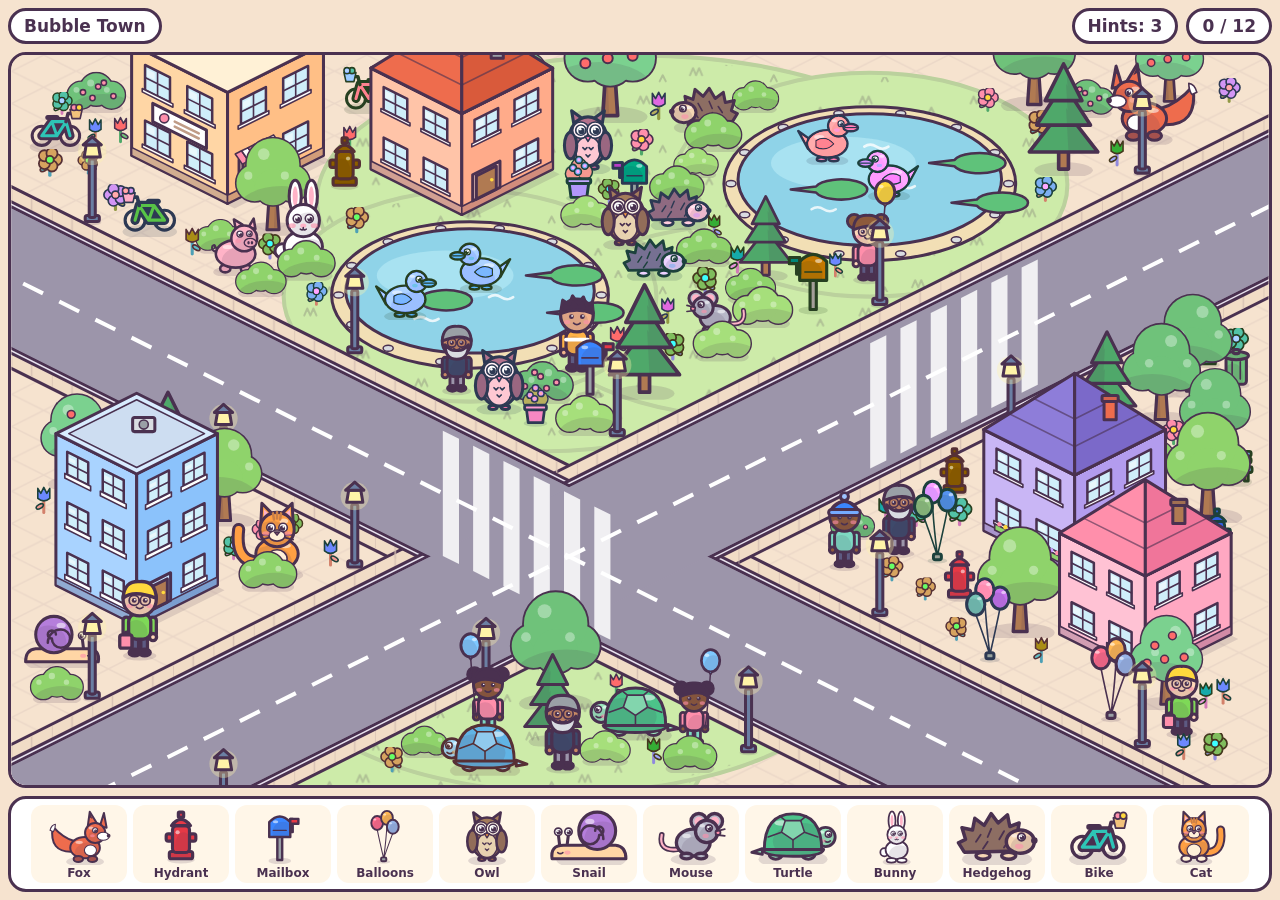
<file: index.html>
<!doctype html>
<html lang="en">
<head>
<meta charset="utf-8">
<meta name="viewport" content="width=device-width,initial-scale=1,maximum-scale=1,user-scalable=no,viewport-fit=cover">
<meta name="apple-mobile-web-app-capable" content="yes">
<meta name="mobile-web-app-capable" content="yes">
<meta name="apple-mobile-web-app-title" content="Bubble Town">
<meta name="apple-mobile-web-app-status-bar-style" content="default">
<meta name="theme-color" content="#f6e3cf">
<title>Bubble Town</title>
<link rel="manifest" href="manifest.webmanifest">
<link rel="apple-touch-icon" href="icons/apple-touch-icon.png">
<link rel="icon" href="icons/icon.svg" type="image/svg+xml">
<link rel="icon" href="icons/favicon-32.png" sizes="32x32" type="image/png">
<link rel="stylesheet" href="css/game.css">
</head>
<body>
<div id="app">
  <div id="bar">
    <div class="pill" id="title">Bubble Town</div>
    <div class="spacer"></div>
    <div class="pill" id="hints">Hints: 0</div>
    <div class="pill" id="count">0 / 0</div>
  </div>
  <div id="view">
    <div id="scene">
      <svg id="ground"></svg>
      <div id="cars"></div>
      <div id="things"></div>
      <svg id="fx" xmlns="http://www.w3.org/2000/svg"></svg>
    </div>
  </div>
  <div id="tray"></div>
</div>
<div class="win" id="win" hidden>
  <div class="box"><h1>You found them all!</h1><p>Great looking!</p><button id="again">New town</button></div>
</div>
<script type="module" src="js/main.js"></script>
</body>
</html>
</file>
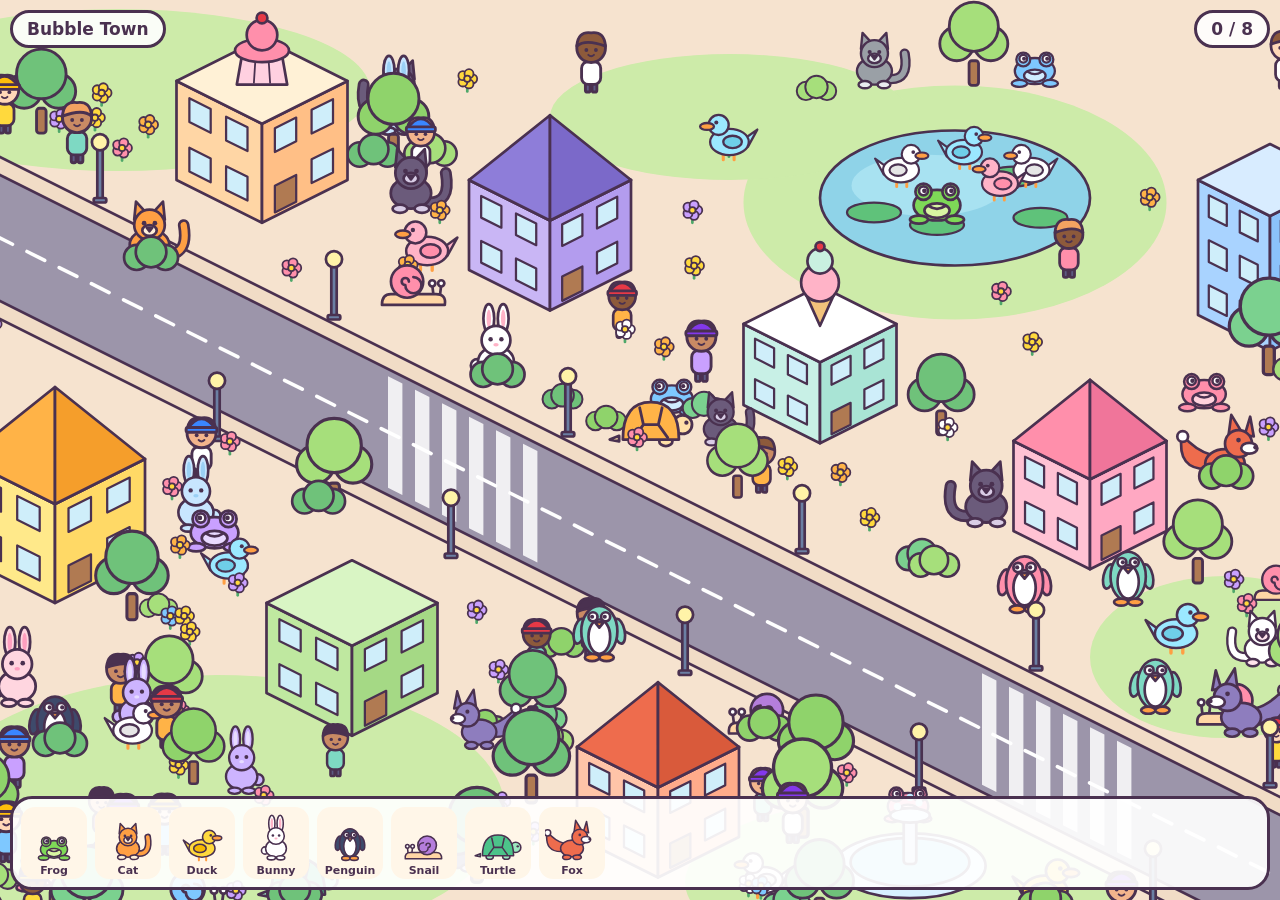
<file: prototype/index.html>
<!doctype html>
<html lang="en">
<head>
<meta charset="utf-8">
<meta name="viewport" content="width=device-width,initial-scale=1,maximum-scale=1,user-scalable=no,viewport-fit=cover">
<meta name="apple-mobile-web-app-capable" content="yes">
<meta name="theme-color" content="#f6e3cf">
<title>Bubble Town</title>
<style>
*{box-sizing:border-box}
html,body{margin:0;height:100%;overflow:hidden;background:#f6e3cf;font-family:ui-rounded,"Nunito",system-ui,-apple-system,sans-serif;-webkit-user-select:none;user-select:none;-webkit-touch-callout:none;-webkit-tap-highlight-color:transparent}
#view{position:fixed;inset:0;overflow:hidden;touch-action:none;cursor:grab}
#scene{width:1600px;height:1100px;transform-origin:0 0}
#scene.smooth{transition:transform .55s ease}
svg{display:block}

/* ink style */
.ink *{stroke:#4a3150;stroke-width:3;stroke-linejoin:round;stroke-linecap:round}
.ink .ne{stroke:none}

/* animation helpers */
.pose,.idle,.a-tail,.a-ear,.ring,.puff,.spark,.hint{transform-box:fill-box}
.pose,.idle{transform-origin:50% 100%}
.ring,.puff,.spark,.hint{transform-origin:center}
.a-hop{animation:hop 2.8s infinite}
.a-bob{animation:bob 1.7s ease-in-out infinite alternate}
.a-sway{animation:sway 2.2s ease-in-out infinite alternate}
.a-waddle{animation:waddle .9s ease-in-out infinite alternate}
.a-slide{animation:slide 4s ease-in-out infinite alternate}
.a-tree{animation:treesway 3.2s ease-in-out infinite alternate}
.a-tail{transform-origin:0% 100%;animation:tail .7s ease-in-out infinite alternate}
.a-ear{transform-origin:50% 100%;animation:ear 2.4s infinite}
.a-drop{animation:drop 1.1s linear infinite}
.carmove{animation:drive 16s linear infinite;--dx:1820px;--dy:910px}
.carmove.rev{animation-direction:reverse}

.found .idle{animation:none}
.found .pose{animation:celebrate .9s ease-out,dance 1s ease-in-out .9s infinite alternate}
.ring{animation:ringpop .35s ease-out both}
.spark{animation:spark .8s ease-out forwards}
.puff{animation:puff .6s ease-out forwards}
.hint{animation:hintpulse 1.2s ease-out 2}

@keyframes hop{0%,62%,100%{transform:translateY(0) scale(1,1)}70%{transform:translateY(0) scale(1.1,.86)}82%{transform:translateY(-16px) scale(.92,1.1)}92%{transform:translateY(0) scale(1.08,.92)}}
@keyframes bob{from{transform:translateY(0)}to{transform:translateY(-4px) rotate(1.5deg)}}
@keyframes sway{from{transform:rotate(-3deg)}to{transform:rotate(3deg)}}
@keyframes waddle{from{transform:rotate(-7deg)}to{transform:rotate(7deg)}}
@keyframes slide{from{transform:translateX(-8px)}to{transform:translateX(8px)}}
@keyframes tail{from{transform:rotate(-14deg)}to{transform:rotate(16deg)}}
@keyframes ear{0%,70%,100%{transform:rotate(0)}78%{transform:rotate(-14deg)}86%{transform:rotate(4deg)}94%{transform:rotate(-10deg)}}
@keyframes treesway{from{transform:rotate(-1.6deg)}to{transform:rotate(1.6deg)}}
@keyframes drive{from{transform:translate(0,0)}to{transform:translate(var(--dx),var(--dy))}}
@keyframes drop{0%{transform:translateY(0);opacity:1}100%{transform:translateY(22px);opacity:0}}
@keyframes celebrate{0%{transform:translateY(0) scale(1)}25%{transform:translateY(-34px) scale(1.3) rotate(-10deg)}50%{transform:translateY(0) scale(.88,1.1)}70%{transform:translateY(-14px) scale(1.12) rotate(8deg)}100%{transform:translateY(0) scale(1)}}
@keyframes dance{from{transform:translateY(0) rotate(-4deg)}to{transform:translateY(-8px) rotate(4deg)}}
@keyframes ringpop{from{transform:scale(.2);opacity:0}to{transform:scale(1);opacity:1}}
@keyframes spark{to{transform:translate(var(--dx),var(--dy)) scale(0);opacity:0}}
@keyframes puff{from{transform:scale(.3);opacity:.9}to{transform:scale(1.8);opacity:0}}
@keyframes hintpulse{0%{transform:scale(.5);opacity:1}100%{transform:scale(1.3);opacity:0}}
@keyframes fall{from{transform:translateY(-10vh) rotate(0)}to{transform:translateY(110vh) rotate(540deg)}}
@keyframes pop{0%{transform:scale(.6);opacity:0}70%{transform:scale(1.08)}100%{transform:scale(1);opacity:1}}

/* HUD */
.hud{position:fixed;z-index:5}
.top{top:max(10px,env(safe-area-inset-top));left:10px;right:10px;display:flex;justify-content:space-between;pointer-events:none}
.pill{background:rgba(255,255,255,.9);border:3px solid #4a3150;border-radius:999px;padding:6px 14px;font-weight:800;color:#4a3150;font-size:17px}
.tray{left:10px;right:10px;bottom:max(10px,env(safe-area-inset-bottom));display:flex;gap:8px;overflow-x:auto;padding:8px;background:rgba(255,255,255,.92);border:3px solid #4a3150;border-radius:22px}
.card{flex:0 0 auto;width:66px;border:0;background:#fff6e8;border-radius:14px;padding:4px 2px 2px;display:flex;flex-direction:column;align-items:center;position:relative;font-family:inherit;color:#4a3150;cursor:pointer}
.card svg{width:54px;height:52px}
.card span{font-size:11px;font-weight:800;margin-top:1px}
.card .a-tail,.card .a-ear{animation:none}
.card.done svg{opacity:.3}
.card.done::after{content:"\2713";position:absolute;top:6px;left:50%;transform:translateX(-50%);font-size:30px;font-weight:900;color:#2fb360}
.win{position:fixed;inset:0;z-index:9;background:rgba(74,49,80,.55);display:flex;align-items:center;justify-content:center;overflow:hidden}
.win[hidden]{display:none}
.win .box{background:#fff;border:4px solid #4a3150;border-radius:28px;padding:26px 30px;text-align:center;color:#4a3150;animation:pop .5s ease-out both;max-width:80vw}
.win h1{margin:0 0 6px;font-size:30px}
.win p{margin:0 0 16px;font-size:18px}
.win button{font:inherit;font-weight:800;font-size:18px;padding:10px 22px;border-radius:999px;border:3px solid #4a3150;background:#ffd93d;color:#4a3150}
.conf{position:absolute;top:0;font-size:28px;animation:fall linear forwards}
</style>
</head>
<body>
<div id="view"><div id="scene"></div></div>
<div class="hud top"><div class="pill">Bubble Town</div><div class="pill" id="count">0 / 8</div></div>
<div class="hud tray" id="tray"></div>
<div class="win" id="win" hidden><div class="box"><h1>You found them all!</h1><p>Great looking!</p><button id="again">Play again</button></div></div>

<script>
(function(){
var INK='#4a3150';
var W=1600,H=1100;

/* ---------- seeded random ---------- */
function mulberry(a){return function(){a|=0;a=a+0x6D2B79F5|0;var t=Math.imul(a^a>>>15,1|a);t=t+Math.imul(t^t>>>7,61|t)^t;return((t^t>>>14)>>>0)/4294967296}}
var R=mulberry(11);
function rr(a,b){return a+R()*(b-a)}
function pick(a){return a[Math.floor(R()*a.length)]}
function roadCy(x){return 250+0.5*x}

/* ---------- sprites (origin = feet, centre bottom) ---------- */
var S={};
S.frog=function(c,b){c=c||'#7ed957';b=b||'#d8f5a2';
return '<ellipse cx="0" cy="-18" rx="26" ry="17" fill="'+c+'"/><circle cx="-15" cy="-33" r="9" fill="'+c+'"/><circle cx="15" cy="-33" r="9" fill="'+c+'"/><circle cx="-15" cy="-34" r="5" fill="#fff"/><circle cx="15" cy="-34" r="5" fill="#fff"/><circle class="ne" cx="-14" cy="-34" r="2.6" fill="'+INK+'"/><circle class="ne" cx="16" cy="-34" r="2.6" fill="'+INK+'"/><ellipse cx="0" cy="-12" rx="14" ry="8" fill="'+b+'"/><path d="M-9 -17 Q0 -11 9 -17" fill="none"/><ellipse cx="-20" cy="-2" rx="10" ry="4.5" fill="'+c+'"/><ellipse cx="20" cy="-2" rx="10" ry="4.5" fill="'+c+'"/>';};
S.cat=function(c,b){c=c||'#ff9f43';b=b||'#fff0d9';
return '<g class="a-tail"><path d="M18 -10 Q44 -8 38 -42" fill="none" style="stroke:'+INK+';stroke-width:13"/><path d="M18 -10 Q44 -8 38 -42" fill="none" style="stroke:'+c+';stroke-width:7"/></g><ellipse cx="0" cy="-20" rx="22" ry="17" fill="'+c+'"/><ellipse cx="-12" cy="-3" rx="8" ry="4.5" fill="'+b+'"/><ellipse cx="12" cy="-3" rx="8" ry="4.5" fill="'+b+'"/><path d="M-17 -48 L-15 -68 L-3 -55 Z" fill="'+c+'"/><path d="M17 -48 L15 -68 L3 -55 Z" fill="'+c+'"/><circle cx="0" cy="-42" r="17" fill="'+c+'"/><ellipse cx="0" cy="-36" rx="8" ry="6" fill="'+b+'"/><circle class="ne" cx="-6" cy="-44" r="2.6" fill="'+INK+'"/><circle class="ne" cx="6" cy="-44" r="2.6" fill="'+INK+'"/><path d="M-3 -39 L3 -39 L0 -35 Z" fill="#ff8fab"/>';};
S.duck=function(c,b){c=c||'#ffd93d';b=b||'#f5b800';
return '<path d="M-22 -26 L-36 -36 L-24 -14 Z" fill="'+c+'"/><path d="M-6 -3 L-6 3 M8 -3 L8 3" style="stroke:#ff9f43;stroke-width:4"/><ellipse cx="0" cy="-20" rx="25" ry="17" fill="'+c+'"/><ellipse cx="-4" cy="-20" rx="12" ry="8" fill="'+b+'"/><circle cx="14" cy="-42" r="13" fill="'+c+'"/><ellipse cx="29" cy="-40" rx="9" ry="4.5" fill="#ff9f43"/><circle class="ne" cx="17" cy="-45" r="2.6" fill="'+INK+'"/>';};
S.bunny=function(c,e){c=c||'#ffffff';e=e||'#ffb3c7';
return '<g class="a-ear"><ellipse cx="-8" cy="-68" rx="6" ry="16" fill="'+c+'"/><ellipse class="ne" cx="-8" cy="-68" rx="2.5" ry="10" fill="'+e+'"/></g><ellipse cx="8" cy="-68" rx="6" ry="16" fill="'+c+'"/><ellipse class="ne" cx="8" cy="-68" rx="2.5" ry="10" fill="'+e+'"/><circle cx="-21" cy="-16" r="7" fill="'+c+'"/><ellipse cx="0" cy="-20" rx="20" ry="17" fill="'+c+'"/><circle cx="0" cy="-44" r="16" fill="'+c+'"/><circle class="ne" cx="-6" cy="-45" r="2.5" fill="'+INK+'"/><circle class="ne" cx="6" cy="-45" r="2.5" fill="'+INK+'"/><ellipse class="ne" cx="0" cy="-39" rx="3" ry="2" fill="'+e+'"/><ellipse cx="-9" cy="-2" rx="8" ry="4" fill="'+c+'"/><ellipse cx="9" cy="-2" rx="8" ry="4" fill="'+c+'"/>';};
S.penguin=function(c){c=c||'#3e4a6b';
return '<ellipse cx="-22" cy="-30" rx="6" ry="14" fill="'+c+'" transform="rotate(12 -22 -30)"/><ellipse cx="22" cy="-30" rx="6" ry="14" fill="'+c+'" transform="rotate(-12 22 -30)"/><ellipse cx="0" cy="-30" rx="20" ry="28" fill="'+c+'"/><ellipse cx="0" cy="-24" rx="12" ry="19" fill="#fff"/><circle cx="-7" cy="-46" r="5" fill="#fff"/><circle cx="7" cy="-46" r="5" fill="#fff"/><circle class="ne" cx="-6" cy="-46" r="2.3" fill="'+INK+'"/><circle class="ne" cx="8" cy="-46" r="2.3" fill="'+INK+'"/><path d="M-5 -40 L5 -40 L0 -34 Z" fill="#ff9f43"/><ellipse cx="-8" cy="-1" rx="8" ry="4" fill="#ff9f43"/><ellipse cx="8" cy="-1" rx="8" ry="4" fill="#ff9f43"/>';};
S.snail=function(c,b){c=c||'#b57edc';b=b||'#ffd6a5';
return '<path d="M-30 -6 L-32 -22 M-24 -6 L-22 -22" fill="none"/><circle cx="-32" cy="-24" r="3.5" fill="#fff"/><circle cx="-22" cy="-24" r="3.5" fill="#fff"/><path d="M-36 0 Q-38 -12 -26 -12 L24 -12 Q34 -12 34 0 Z" fill="'+b+'"/><circle cx="6" cy="-26" r="18" fill="'+c+'"/><path d="M6 -26 m-2 0 a4 4 0 1 1 4 4 a9 9 0 1 1 -9 -9" fill="none"/>';};
S.turtle=function(c,b){c=c||'#4cc38a';b=b||'#9be8bf';
return '<ellipse cx="-16" cy="-4" rx="7" ry="5" fill="'+b+'"/><ellipse cx="16" cy="-4" rx="7" ry="5" fill="'+b+'"/><path d="M-34 -10 L-44 -6 L-34 -4 Z" fill="'+b+'"/><circle cx="34" cy="-22" r="10" fill="'+b+'"/><circle class="ne" cx="38" cy="-24" r="2.3" fill="'+INK+'"/><path d="M-30 -6 Q-30 -46 0 -46 Q30 -46 30 -6 Z" fill="'+c+'"/><path d="M-12 -40 L-8 -22 L8 -22 L12 -40 M-8 -22 L-18 -8 M8 -22 L18 -8" fill="none"/>';};
S.fox=function(c){c=c||'#ee6c4d';
return '<g class="a-tail"><path d="M-18 -14 Q-54 -12 -48 -52 Q-32 -34 -16 -30 Z" fill="'+c+'"/><circle cx="-47" cy="-50" r="6" fill="#fff"/></g><ellipse cx="0" cy="-20" rx="22" ry="16" fill="'+c+'"/><ellipse cx="-10" cy="-3" rx="8" ry="4.5" fill="'+c+'"/><ellipse cx="10" cy="-3" rx="8" ry="4.5" fill="'+c+'"/><path d="M4 -52 L7 -74 L18 -56 Z" fill="'+c+'"/><path d="M22 -52 L28 -72 L32 -50 Z" fill="'+c+'"/><circle cx="15" cy="-42" r="15" fill="'+c+'"/><ellipse cx="27" cy="-37" rx="9" ry="6" fill="#fff"/><circle class="ne" cx="34" cy="-38" r="2.6" fill="'+INK+'"/><circle class="ne" cx="15" cy="-46" r="2.6" fill="'+INK+'"/>';};
S.person=function(skin,shirt,hat,hair){
return '<rect x="-6" y="-14" width="5" height="12" rx="2" fill="#5d5a82"/><rect x="1" y="-14" width="5" height="12" rx="2" fill="#5d5a82"/><rect x="-10" y="-34" width="20" height="24" rx="7" fill="'+shirt+'"/><circle cx="0" cy="-48" r="15" fill="'+skin+'"/>'+(hair?'<path d="M-15 -50 Q-14 -66 0 -64 Q14 -66 15 -50 Q6 -58 -15 -50 Z" fill="'+hair+'"/>':'')+(hat?'<path d="M-15 -52 Q0 -74 15 -52 Z" fill="'+hat+'"/><rect x="-16" y="-54" width="32" height="5" rx="2" fill="'+hat+'"/>':'')+'<circle class="ne" cx="-5" cy="-46" r="2" fill="'+INK+'"/><circle class="ne" cx="5" cy="-46" r="2" fill="'+INK+'"/><path d="M-3 -41 Q0 -38 3 -41" fill="none" style="stroke-width:2"/>';};
S.tree=function(c){
return '<rect x="-5" y="-26" width="10" height="26" rx="3" fill="#b07a52"/><circle cx="-18" cy="-44" r="18" fill="'+c+'"/><circle cx="18" cy="-44" r="18" fill="'+c+'"/><circle cx="0" cy="-62" r="26" fill="'+c+'"/>';};
S.bush=function(c){
return '<circle cx="-16" cy="-12" r="14" fill="'+c+'"/><circle cx="16" cy="-12" r="14" fill="'+c+'"/><circle cx="0" cy="-18" r="17" fill="'+c+'"/>';};
S.flower=function(c){
var s='<path d="M0 0 L0 -12" fill="none" style="stroke:#4fa86a;stroke-width:3"/>';
for(var i=0;i<5;i++){var a=i/5*Math.PI*2;s+='<circle cx="'+(Math.cos(a)*6).toFixed(1)+'" cy="'+(-14+Math.sin(a)*6).toFixed(1)+'" r="5" fill="'+c+'" style="stroke-width:2"/>';}
return s+'<circle cx="0" cy="-14" r="3.5" fill="#ffd93d" style="stroke-width:2"/>';};
S.lamp=function(){
return '<rect x="-3" y="-60" width="6" height="60" rx="2" fill="#6b7fa3"/><circle cx="0" cy="-66" r="9" fill="#fff3a8"/><rect x="-7" y="-4" width="14" height="5" rx="2" fill="#6b7fa3"/>';};
S.car=function(c){
return '<rect x="-32" y="-26" width="64" height="18" rx="7" fill="'+c+'"/><path d="M-18 -26 L-11 -42 L13 -42 L21 -26 Z" fill="'+c+'"/><path d="M-12 -28 L-8 -38 L-1 -38 L-1 -28 Z M3 -28 L3 -38 L11 -38 L16 -28 Z" fill="#cfeefa"/><rect x="-6" y="-48" width="12" height="6" rx="2" fill="#fff"/><circle cx="-19" cy="-8" r="8" fill="'+INK+'"/><circle class="ne" cx="-19" cy="-8" r="3" fill="#ddd"/><circle cx="19" cy="-8" r="8" fill="'+INK+'"/><circle class="ne" cx="19" cy="-8" r="3" fill="#ddd"/><rect class="ne" x="28" y="-22" width="4" height="5" rx="1" fill="#fff6a3"/>';};
S.fountain=function(){
return '<ellipse cx="0" cy="-8" rx="84" ry="36" fill="#d8f0ff"/><ellipse cx="0" cy="-12" rx="66" ry="27" fill="#8fd3e8"/><rect x="-7" y="-62" width="14" height="52" rx="4" fill="#c9d6e8"/><ellipse cx="0" cy="-64" rx="22" ry="8" fill="#d8f0ff"/><circle class="a-drop ne" cx="-14" cy="-74" r="4" fill="#bfe9ff"/><circle class="a-drop ne" cx="10" cy="-78" r="4" fill="#bfe9ff" style="animation-delay:-.4s"/><circle class="a-drop ne" cx="0" cy="-84" r="4" fill="#bfe9ff" style="animation-delay:-.8s"/>';};

/* ---------- isometric building ---------- */
function iso(b){
var x=b.x,y=b.y,a=b.a,h=b.h,fl=b.fl||2;
var T=[x,y-a/2],Rr=[x+a,y],B=[x,y+a/2],L=[x-a,y];
function up(p,d){return [p[0],p[1]-d]}
function P(pts){return pts.map(function(p){return p[0].toFixed(1)+','+p[1].toFixed(1)}).join(' ')}
function lf(s,t){return [L[0]+s*(B[0]-L[0]),L[1]+s*(B[1]-L[1])-t*h]}
function rf(s,t){return [B[0]+s*(Rr[0]-B[0]),B[1]+s*(Rr[1]-B[1])-t*h]}
function win(f,s0,s1,t0,t1,col){return '<polygon points="'+P([f(s0,t0),f(s1,t0),f(s1,t1),f(s0,t1)])+'" fill="'+col+'" style="stroke-width:2.5"/>';}
var s='<polygon points="'+P([L,B,up(B,h),up(L,h)])+'" fill="'+b.left+'"/>';
s+='<polygon points="'+P([B,Rr,up(Rr,h),up(B,h)])+'" fill="'+b.right+'"/>';
s+='<polygon points="'+P([up(T,h),up(Rr,h),up(B,h),up(L,h)])+'" fill="'+b.top+'"/>';
for(var i=0;i<fl;i++){
 var t0=(i+.3)/fl,t1=(i+.78)/fl;
 s+=win(lf,.15,.4,t0,t1,'#cfeefa')+win(lf,.58,.83,t0,t1,'#cfeefa');
 if(i===0){s+=win(rf,.15,.4,.04,.62/fl,'#b07a52');}else{s+=win(rf,.15,.4,t0,t1,'#cfeefa');}
 s+=win(rf,.58,.83,t0,t1,'#cfeefa');
}
var tc=[x,y-h];
if(b.roof==='pyr'){
 var ap=[x,y-h-a*0.8],Lh=up(L,h),Bh=up(B,h),Rh=up(Rr,h);
 s+='<polygon points="'+P([Lh,Bh,ap])+'" fill="'+b.rl+'"/><polygon points="'+P([Bh,Rh,ap])+'" fill="'+b.rr+'"/>';
}else if(b.roof==='cupcake'){
 s+='<g transform="translate('+tc[0]+','+(tc[1]+4)+')"><path d="M-28 0 L-22 -34 L22 -34 L28 0 Z" fill="#ffd0e0"/><path d="M-9 -2 L-7 -33 M9 -2 L7 -33" fill="none" style="stroke-width:2"/><ellipse cx="0" cy="-38" rx="30" ry="13" fill="#ff8fab"/><circle cx="0" cy="-55" r="17" fill="#ff8fab"/><circle cx="0" cy="-74" r="6" fill="#e63946"/></g>';
}else if(b.roof==='cone'){
 s+='<g transform="translate('+tc[0]+','+(tc[1]+2)+')"><path d="M-18 -40 L0 0 L18 -40 Z" fill="#f2c27b"/><circle cx="0" cy="-48" r="21" fill="#ffb3c7"/><circle cx="0" cy="-72" r="14" fill="#c9f0e0"/><circle cx="0" cy="-88" r="5" fill="#e63946"/></g>';
}
return s;
}

/* ---------- data ---------- */
var blds=[
{x:380,y:230,a:95,h:110,top:'#fff1d6',left:'#ffd6a5',right:'#ffbf86',roof:'cupcake',fl:2},
{x:700,y:330,a:90,h:100,top:'#e7dcff',left:'#c9b6f5',right:'#b39cee',roof:'pyr',rl:'#8e7dd9',rr:'#7b69c9',fl:2},
{x:1000,y:480,a:85,h:90,top:'#ffffff',left:'#c8f0e6',right:'#a9e4d5',roof:'cone',fl:2},
{x:1300,y:620,a:85,h:100,top:'#ffe3ec',left:'#ffc2d4',right:'#ffa8c2',roof:'pyr',rl:'#ff8fab',rr:'#f0759a',fl:2},
{x:1500,y:380,a:80,h:150,top:'#d8ecff',left:'#a9d3ff',right:'#8bc2fb',roof:'flat',fl:3},
{x:150,y:650,a:100,h:110,top:'#fff6bf',left:'#ffe98a',right:'#ffd966',roof:'pyr',rl:'#ffb347',rr:'#f59e2b',fl:2},
{x:480,y:800,a:95,h:100,top:'#d9f5c4',left:'#bfe8a0',right:'#a5d985',roof:'flat',fl:2},
{x:820,y:960,a:90,h:100,top:'#ffe0d1',left:'#ffc4a8',right:'#ffab8a',roof:'pyr',rl:'#ee6c4d',rr:'#d95a3b',fl:2}
];

var targets=[
{id:0,name:'Frog',fn:'frog',args:['#7ed957','#d8f5a2'],idle:'a-hop',x:1130,y:276},
{id:1,name:'Cat',fn:'cat',args:['#ff9f43','#fff0d9'],idle:'a-sway',x:255,y:322,cover:1},
{id:2,name:'Duck',fn:'duck',args:['#ffd93d','#f5b800'],idle:'a-bob',x:1250,y:1040,cover:1},
{id:3,name:'Bunny',fn:'bunny',args:['#ffffff','#ffb3c7'],idle:'a-hop',x:640,y:452,cover:1},
{id:4,name:'Penguin',fn:'penguin',args:['#3e4a6b'],idle:'a-waddle',x:150,y:862,cover:1},
{id:5,name:'Snail',fn:'snail',args:['#b57edc','#ffd6a5'],idle:'a-slide',x:935,y:845,cover:1},
{id:6,name:'Turtle',fn:'turtle',args:['#4cc38a','#9be8bf'],idle:'a-bob',x:420,y:1030,cover:1},
{id:7,name:'Fox',fn:'fox',args:['#ee6c4d'],idle:'a-sway',x:1450,y:565,cover:1}
];

var species={
frog:{idle:'a-hop',cols:[['#ff8fab','#ffd1dc'],['#7ec8ff','#d0ecff'],['#c9a0ff','#e8d9ff']]},
cat:{idle:'a-sway',cols:[['#9aa0a6','#e9ecef'],['#ffffff','#ffe3ec'],['#6b5b7b','#d9cde6']]},
duck:{idle:'a-bob',cols:[['#ffffff','#e6e6e6'],['#ffb3c7','#ff8fab'],['#9be8ff','#6fcfe8']]},
bunny:{idle:'a-hop',cols:[['#ffd6e0','#ff9fbf'],['#cdb4ff','#e7dcff'],['#c8e6ff','#9bd0f5']]},
penguin:{idle:'a-waddle',cols:[['#ff8fab'],['#7ed9c3'],['#ffc857']]},
snail:{idle:'a-slide',cols:[['#ff8fab','#ffd6a5'],['#7ec8ff','#ffd6a5'],['#7ed957','#ffe9a5']]},
turtle:{idle:'a-bob',cols:[['#ffb347','#ffe0a8'],['#7ec8ff','#cfeaff'],['#d49bff','#eddaff']]},
fox:{idle:'a-sway',cols:[['#8e7dbe'],['#6c757d'],['#ffffff']]}
};
var speciesNames=Object.keys(species);

/* ---------- helpers ---------- */
function actor(x,y,svg,idle,o){
 o=o||{};var s=o.s||1,fx=o.flip?-s:s;
 var d=-(R()*3).toFixed(2);
 return '<g transform="translate('+x.toFixed(1)+','+y.toFixed(1)+') scale('+fx+','+s+')"'+(o.id!=null?' data-t="'+o.id+'"':'')+'><g class="pose"><g class="idle '+idle+'" style="animation-delay:'+d+'s">'+svg+'</g></g></g>';
}
var items=[];
function add(y,s){items.push({y:y,s:s});}

function free(x,y){
 if(x<50||x>1550||y<110||y>1075)return false;
 if(Math.abs(y-roadCy(x))<112)return false;
 for(var i=0;i<blds.length;i++){var b=blds[i];
  if(x>b.x-b.a-24&&x<b.x+b.a+24&&y>b.y-b.h-b.a*0.9-10&&y<b.y+b.a/2+14)return false;}
 if(Math.pow((x-1150)/200,2)+Math.pow((y-250)/115,2)<1)return false;
 if(Math.pow((x-1100)/105,2)+Math.pow((y-1000)/55,2)<1)return false;
 for(var j=0;j<targets.length;j++){if(Math.hypot(x-targets[j].x,y-targets[j].y)<62)return false;}
 return true;
}
function spot(){for(var k=0;k<200;k++){var x=rr(60,1540),y=rr(120,1070);if(free(x,y))return [x,y];}return null;}

/* ---------- background ---------- */
var bg='<rect class="ne" width="'+W+'" height="'+H+'" fill="#f6e3cf"/>';
[[330,930,320,150],[1100,1010,250,95],[1150,255,235,130],[220,130,280,90],[900,160,200,70],[1450,760,150,90]].forEach(function(g){
 bg+='<ellipse class="ne" cx="'+g[0]+'" cy="'+g[1]+'" rx="'+g[2]+'" ry="'+g[3]+'" fill="#cdeba9"/>';});
bg+='<ellipse cx="1150" cy="250" rx="150" ry="75" fill="#8fd3e8"/><ellipse class="ne" cx="1120" cy="236" rx="85" ry="34" fill="#b4e8f5" opacity=".7"/>';
[[1060,266],[1130,280],[1215,226],[1245,272]].forEach(function(p){bg+='<ellipse cx="'+p[0]+'" cy="'+p[1]+'" rx="30" ry="11" fill="#5fc27a" style="stroke-width:2.5"/>';});
function rp(m){var x0=-60,x1=1660;return x0+','+(roadCy(x0)-m)+' '+x1+','+(roadCy(x1)-m)+' '+x1+','+(roadCy(x1)+m)+' '+x0+','+(roadCy(x0)+m);}
bg+='<polygon points="'+rp(90)+'" fill="#f1dcc6"/><polygon points="'+rp(70)+'" fill="#9c95aa"/>';
bg+='<line x1="-60" y1="'+roadCy(-60)+'" x2="1660" y2="'+roadCy(1660)+'" style="stroke:#fff;stroke-width:4;stroke-dasharray:22 18"/>';
[520,1180].forEach(function(x0){for(var i=0;i<6;i++){var xi=x0+i*30;bg+='<polygon class="ne" points="'+xi+','+(roadCy(xi)-62)+' '+(xi+16)+','+(roadCy(xi+16)-62)+' '+(xi+16)+','+(roadCy(xi+16)+62)+' '+xi+','+(roadCy(xi)+62)+'" fill="#fff" opacity=".85"/>';}});

/* ---------- cars ---------- */
var cars='';
var carDefs=[['#ffd93d',-1,0,16],['#ff8fab',-1,-8,16],['#7ec8ff',1,-3,18],['#ffffff',1,-12,18],['#7ed957',-1,-12,16]];
carDefs.forEach(function(c){
 var lane=c[1]*28,sx=-120,sy=roadCy(sx)+lane;
 cars+='<g transform="translate('+sx+','+(sy+14)+')"><g class="carmove'+(c[1]>0?' rev':'')+'" style="animation-delay:'+c[2]+'s;animation-duration:'+c[3]+'s"><g transform="skewY(26.57) scale('+(c[1]>0?-1:1)+',1)">'+S.car(c[0])+'</g></g></g>';
});

/* ---------- buildings ---------- */
blds.forEach(function(b){add(b.y+b.a/2,iso(b));});
add(1000,'<g transform="translate(1100,1000)">'+S.fountain()+'</g>');

/* ---------- lamps ---------- */
for(var lx=200;lx<1560;lx+=260){
 add(roadCy(lx)-96,'<g transform="translate('+lx+','+(roadCy(lx)-96)+')">'+S.lamp()+'</g>');
 var lx2=lx+130;add(roadCy(lx2)+104,'<g transform="translate('+lx2+','+(roadCy(lx2)+104)+')">'+S.lamp()+'</g>');
}

/* ---------- targets + bushes in front ---------- */
targets.forEach(function(t){
 add(t.y,actor(t.x,t.y,S[t.fn].apply(null,t.args),t.idle,{id:t.id}));
 if(t.cover){add(t.y+6,'<g transform="translate('+(t.x+rr(-8,8))+','+(t.y+6)+')">'+S.bush(pick(['#8fd36b','#6fc27a','#a6df7b']))+'</g>');}
});

/* ---------- scenery decoys ---------- */
var greens=['#8fd36b','#6fc27a','#a6df7b','#7bd18f'];
for(var i=0;i<20;i++){var p=spot();if(!p)continue;add(p[1],'<g transform="translate('+p[0].toFixed(1)+','+p[1].toFixed(1)+') scale('+rr(.9,1.25).toFixed(2)+')"><g class="pose a-tree" style="animation-delay:'+(-R()*3).toFixed(2)+'s">'+S.tree(pick(greens))+'</g></g>');}
for(i=0;i<20;i++){p=spot();if(!p)continue;add(p[1],'<g transform="translate('+p[0].toFixed(1)+','+p[1].toFixed(1)+') scale('+rr(.7,1).toFixed(2)+')">'+S.bush(pick(greens))+'</g>');}
var fcols=['#ff8fab','#ffd93d','#c9a0ff','#7ec8ff','#ffffff','#ffb347'];
for(i=0;i<55;i++){p=spot();if(!p)continue;add(p[1],'<g transform="translate('+p[0].toFixed(1)+','+p[1].toFixed(1)+')">'+S.flower(pick(fcols))+'</g>');}

/* ---------- people ---------- */
var skins=['#ffd8b8','#f2b48c','#c98a64','#8d5a3b'];
var shirts=['#ff8fab','#7ec8ff','#ffd93d','#7ed9c3','#c9a0ff','#ffb347','#ffffff'];
var hats=[null,null,'#e63946','#3a86ff','#ffbe0b','#8338ec'];
var hairs=['#4a3150','#8d5a3b','#f4a261',null];
for(i=0;i<28;i++){p=spot();if(!p)continue;
 add(p[1],actor(p[0],p[1],S.person(pick(skins),pick(shirts),pick(hats),pick(hairs)),pick(['a-sway','a-bob']),{s:rr(.9,1.1),flip:R()<.5}));}

/* ---------- decoy animals ---------- */
for(i=0;i<36;i++){p=spot();if(!p)continue;
 var sp=pick(speciesNames),def=species[sp],col=pick(def.cols);
 add(p[1],actor(p[0],p[1],S[sp].apply(null,col),def.idle,{s:rr(.85,1.05),flip:R()<.5}));}
/* ducks on the pond */
[[1090,235,0],[1200,250,1],[1160,215,2],[1235,235,0]].forEach(function(d){
 var c=species.duck.cols[d[2]];add(d[1],actor(d[0],d[1],S.duck.apply(null,c),'a-bob',{s:.8,flip:d[0]>1160}));});

/* ---------- assemble ---------- */
items.sort(function(a,b){return a.y-b.y});
var svg='<svg class="ink" width="'+W+'" height="'+H+'" viewBox="0 0 '+W+' '+H+'" xmlns="http://www.w3.org/2000/svg">'+bg+cars+items.map(function(i){return i.s}).join('')+'<g id="fx"></g></svg>';
var scene=document.getElementById('scene'),view=document.getElementById('view');
scene.innerHTML=svg;
var fx=document.getElementById('fx');
targets.forEach(function(t){t.el=scene.querySelector('[data-t="'+t.id+'"]');t.found=false;});

/* ---------- tray ---------- */
var tray=document.getElementById('tray'),countEl=document.getElementById('count'),count=0;
targets.forEach(function(t){
 var b=document.createElement('button');b.className='card';
 b.innerHTML='<svg class="ink" viewBox="-52 -90 104 96">'+S[t.fn].apply(null,t.args)+'</svg><span>'+t.name+'</span>';
 b.addEventListener('click',function(){hint(t);});
 t.card=b;tray.appendChild(b);
});

/* ---------- pan / zoom ---------- */
var sc=1,tx=0,ty=0;
function minScale(){return Math.max(view.clientWidth/W,view.clientHeight/H);}
function clamp(){
 var m=minScale();sc=Math.min(Math.max(sc,m),3);
 var vw=view.clientWidth,vh=view.clientHeight;
 tx=Math.min(0,Math.max(vw-W*sc,tx));ty=Math.min(0,Math.max(vh-H*sc,ty));
 scene.style.transform='translate('+tx+'px,'+ty+'px) scale('+sc+')';
}
function zoomAt(px,py,ns){
 var m=minScale();ns=Math.min(Math.max(ns,m),3);
 tx=px-(px-tx)*ns/sc;ty=py-(py-ty)*ns/sc;sc=ns;clamp();
}
sc=Math.max(minScale(),0.9);tx=-(W*sc-view.clientWidth)/2;ty=-(H*sc-view.clientHeight)*0.3;clamp();
window.addEventListener('resize',clamp);

var ptrs=new Map(),moved=0,startT=0,lastDist=0;
function dist(){var a=Array.from(ptrs.values());return Math.hypot(a[0].x-a[1].x,a[0].y-a[1].y)||1;}
function mid(){var a=Array.from(ptrs.values());return [(a[0].x+a[1].x)/2,(a[0].y+a[1].y)/2];}
view.addEventListener('pointerdown',function(e){
 view.setPointerCapture(e.pointerId);ptrs.set(e.pointerId,{x:e.clientX,y:e.clientY});
 if(ptrs.size===1){moved=0;startT=Date.now();}
 if(ptrs.size===2){lastDist=dist();moved=999;}
});
view.addEventListener('pointermove',function(e){
 var p=ptrs.get(e.pointerId);if(!p)return;
 var dx=e.clientX-p.x,dy=e.clientY-p.y;p.x=e.clientX;p.y=e.clientY;
 if(ptrs.size===1){moved+=Math.abs(dx)+Math.abs(dy);tx+=dx;ty+=dy;clamp();}
 else if(ptrs.size===2){var d=dist(),m=mid();zoomAt(m[0],m[1],sc*d/lastDist);lastDist=d;}
});
function up(e){
 var had=ptrs.has(e.pointerId);ptrs.delete(e.pointerId);
 if(had&&e.type==='pointerup'&&ptrs.size===0&&moved<12&&Date.now()-startT<600)tap(e.clientX,e.clientY);
}
view.addEventListener('pointerup',up);
view.addEventListener('pointercancel',up);
view.addEventListener('wheel',function(e){e.preventDefault();zoomAt(e.clientX,e.clientY,sc*(e.deltaY<0?1.12:1/1.12));},{passive:false});
document.addEventListener('gesturestart',function(e){e.preventDefault();});

/* ---------- game logic ---------- */
function tap(cx,cy){
 var r=scene.getBoundingClientRect();
 var x=(cx-r.left)/sc,y=(cy-r.top)/sc,best=null,bd=1e9;
 targets.forEach(function(t){if(t.found)return;var d=Math.hypot(x-t.x,y-(t.y-30));if(d<bd){bd=d;best=t;}});
 if(best&&bd<46)foundIt(best);else puff(x,y);
}
function puff(x,y){
 fx.insertAdjacentHTML('beforeend','<circle class="puff" cx="'+x+'" cy="'+y+'" r="16" fill="none" style="stroke:#ff8fab;stroke-width:4"/>');
 var el=fx.lastElementChild;setTimeout(function(){el.remove();},650);
}
function foundIt(t){
 t.found=true;t.el.classList.add('found');
 var cy=t.y-30,cols=['#ffd93d','#ff8fab','#7ec8ff','#7ed957'];
 fx.insertAdjacentHTML('beforeend','<circle class="ring" cx="'+t.x+'" cy="'+cy+'" r="44" fill="none" style="stroke:#35c46a;stroke-width:5"/>');
 for(var i=0;i<10;i++){var a=i/10*Math.PI*2;
  fx.insertAdjacentHTML('beforeend','<circle class="spark" cx="'+t.x+'" cy="'+cy+'" r="5" fill="'+cols[i%4]+'" style="--dx:'+(Math.cos(a)*64).toFixed(0)+'px;--dy:'+(Math.sin(a)*64).toFixed(0)+'px;stroke-width:1.5"/>');}
 setTimeout(function(){fx.querySelectorAll('.spark').forEach(function(e){e.remove();});},900);
 t.card.classList.add('done');count++;countEl.textContent=count+' / '+targets.length;
 if(count===targets.length)setTimeout(win,1200);
}
function hint(t){
 if(t.found)return;
 sc=Math.max(sc,1.2);var vw=view.clientWidth,vh=view.clientHeight;
 tx=vw/2-t.x*sc;ty=vh*0.42-t.y*sc;
 scene.classList.add('smooth');clamp();setTimeout(function(){scene.classList.remove('smooth');},600);
 fx.insertAdjacentHTML('beforeend','<circle class="hint" cx="'+t.x+'" cy="'+(t.y-30)+'" r="90" fill="none" style="stroke:#ffb400;stroke-width:6"/>');
 var el=fx.lastElementChild;setTimeout(function(){el.remove();},2500);
}
function win(){
 var w=document.getElementById('win');w.hidden=false;
 var em=['\u2B50','\uD83C\uDF88','\uD83C\uDF89','\uD83D\uDC38','\uD83D\uDC30','\uD83E\uDD86'];
 for(var i=0;i<30;i++){var s=document.createElement('span');s.className='conf';s.textContent=em[i%em.length];
  s.style.left=(Math.random()*100)+'vw';s.style.animationDuration=(2.5+Math.random()*2.5)+'s';s.style.animationDelay=(Math.random()*1.5)+'s';w.appendChild(s);}
}
document.getElementById('again').addEventListener('click',function(){location.reload();});
})();
</script>
</body>
</html>
</file>
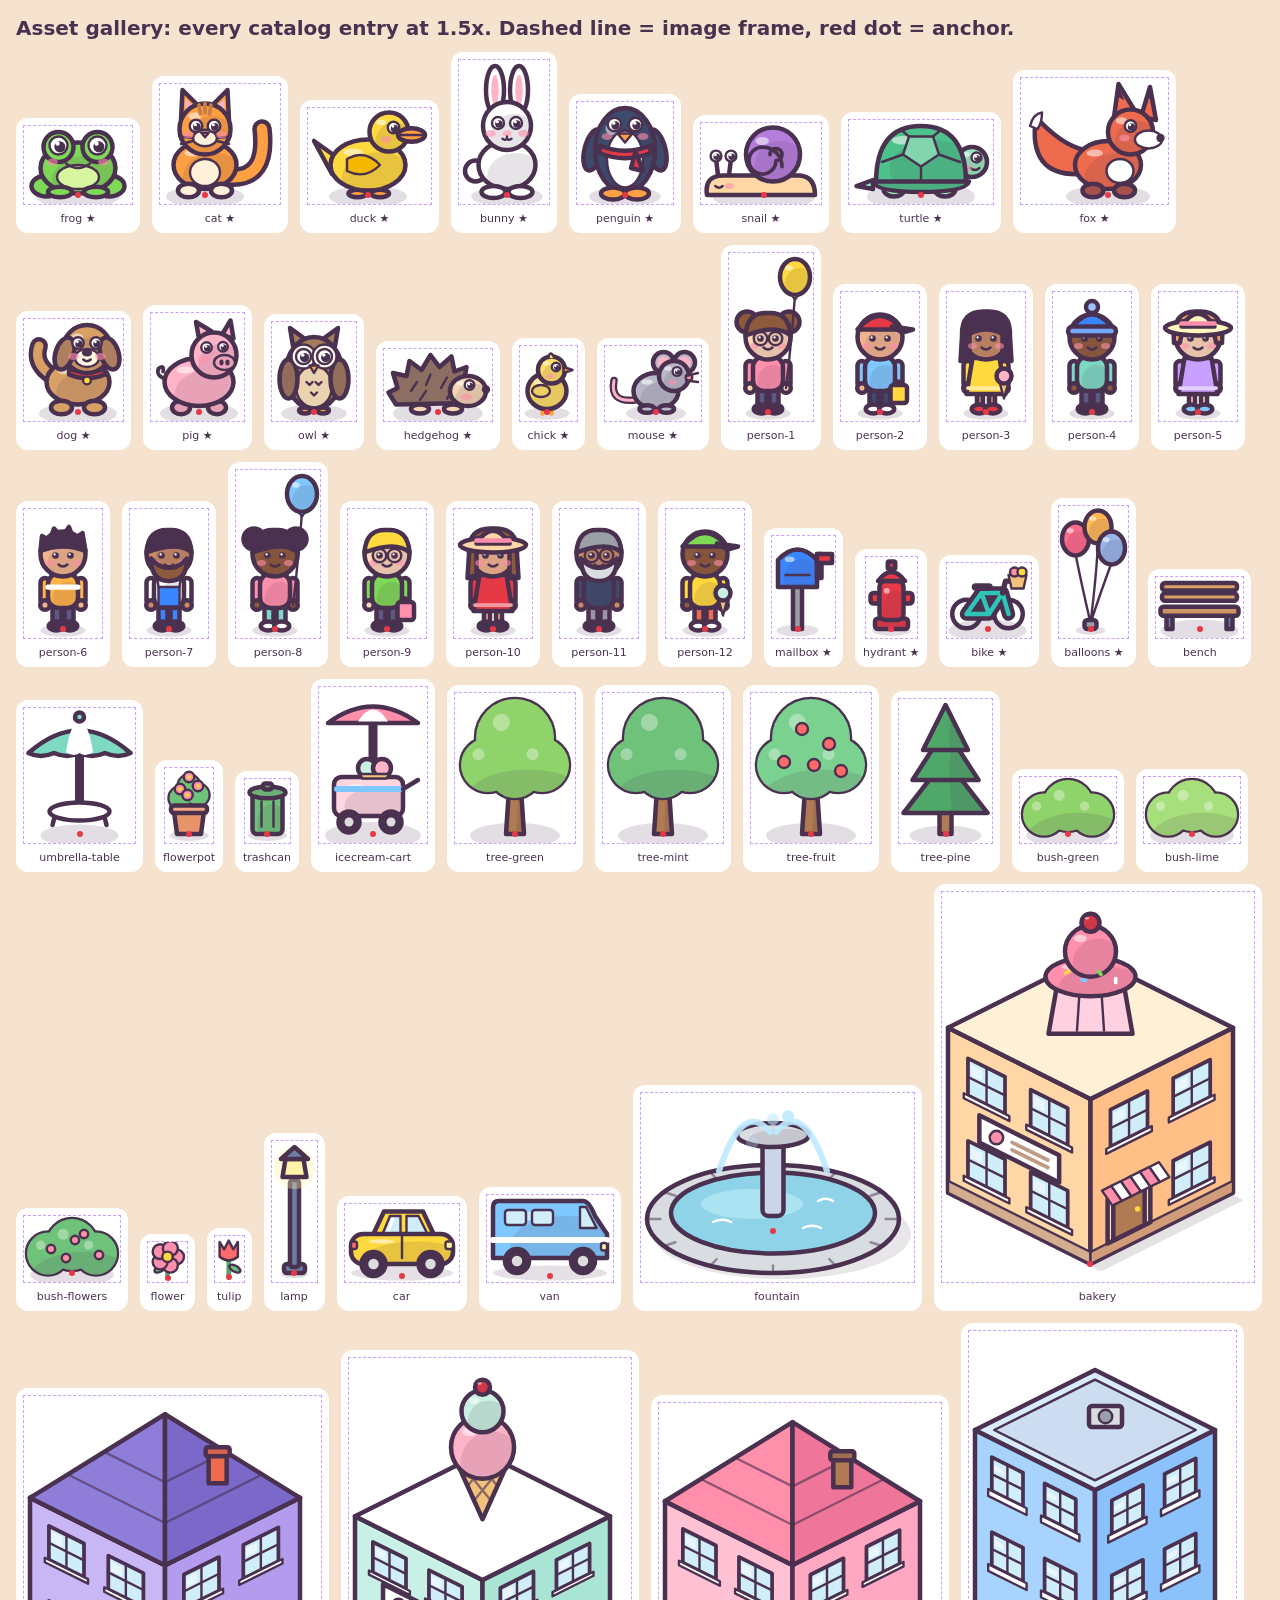
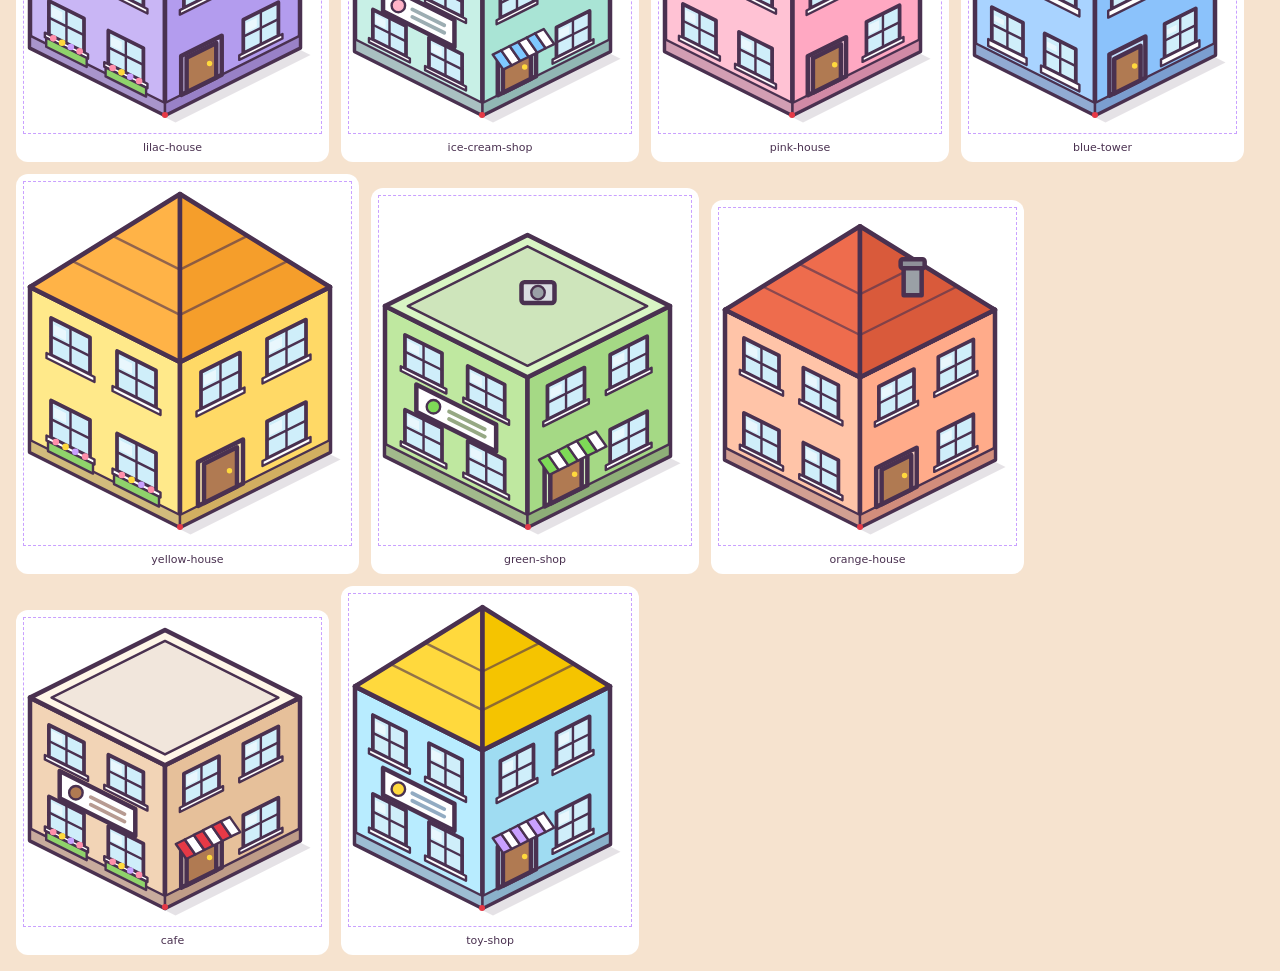
<file: tools/gallery.html>
<!doctype html>
<html lang="en">
<head>
<meta charset="utf-8">
<meta name="viewport" content="width=device-width,initial-scale=1">
<title>Asset gallery</title>
<style>
  body { margin: 0; padding: 16px; background: #f6e3cf; font-family: system-ui, sans-serif; color: #4a3150; }
  h1 { font-size: 20px; margin: 0 0 12px; }
  .grid { display: flex; flex-wrap: wrap; gap: 12px; align-items: flex-end; }
  figure { margin: 0; background: #fff; border-radius: 12px; padding: 8px; text-align: center; }
  .frame { position: relative; outline: 1px dashed #c9a0ff; display: inline-block; }
  .frame img { display: block; }
  /* red dot = anchor point (the feet) */
  .dot { position: absolute; width: 6px; height: 6px; margin: -3px 0 0 -3px; border-radius: 50%; background: #e63946; }
  figcaption { font-size: 11px; margin-top: 4px; }
</style>
</head>
<body>
<h1>Asset gallery: every catalog entry at 1.5x. Dashed line = image frame, red dot = anchor.</h1>
<div class="grid" id="grid"></div>
<script type="module">
  // Open via the local server: http://localhost:8123/tools/gallery.html
  const catalog = await fetch('../catalog/catalog.json').then(r => r.json());
  const zoom = 1.5;
  document.getElementById('grid').innerHTML = catalog.assets.map(a => `
    <figure>
      <div class="frame" style="width:${a.w * zoom}px;height:${a.h * zoom}px">
        <img src="../${a.file}" width="${a.w * zoom}" height="${a.h * zoom}" alt="">
        <div class="dot" style="left:${a.anchor[0] * 100}%;top:${a.anchor[1] * 100}%"></div>
      </div>
      <figcaption>${a.id}${a.canBeTarget ? ' ★' : ''}</figcaption>
    </figure>`).join('');
</script>
</body>
</html>
</file>
<file: css/game.css>
* { box-sizing: border-box; }
html, body {
  margin: 0; height: 100%; overflow: hidden; background: #f6e3cf;
  font-family: ui-rounded, "Nunito", system-ui, -apple-system, sans-serif;
  -webkit-user-select: none; user-select: none; -webkit-touch-callout: none; -webkit-tap-highlight-color: transparent;
}

/* ---------- page layout ----------
   Default (portrait, iPad, laptop): bar on top, scene in the middle, tray at the bottom.
   Phone held sideways (short and wide): scene on the left, bar and tray in a side column. */
html { touch-action: manipulation; }
#app {
  position: fixed; inset: 0;
  display: grid; grid-template-columns: 1fr; grid-template-rows: auto 1fr auto;
  grid-template-areas: "bar" "view" "tray";
  gap: 8px;
  padding: max(8px, env(safe-area-inset-top)) max(8px, env(safe-area-inset-right)) max(8px, env(safe-area-inset-bottom)) max(8px, env(safe-area-inset-left));
}
#bar { grid-area: bar; display: flex; gap: 8px; align-items: center; min-width: 0; }
#bar .spacer { flex: 1; }
#tray { grid-area: tray; }

/* ---------- scene ---------- */
#view {
  grid-area: view; position: relative; overflow: hidden; touch-action: none; min-height: 0;
  border: 3px solid #4a3150; border-radius: 18px;
}
#scene { position: absolute; left: 0; top: 0; transform-origin: 0 0; }
#ground, #fx { position: absolute; left: 0; top: 0; display: block; }
#fx { width: 100%; height: 100%; pointer-events: none; overflow: visible; }
#ground .ink { stroke: #4a3150; stroke-width: 3; stroke-linejoin: round; }
#ground .thin { stroke-width: 2.5; }
#cars, #things { position: absolute; inset: 0; pointer-events: none; }

.thing { position: absolute; }
.thing .pose, .thing img { display: block; width: 100%; height: 100%; }
.car { position: absolute; animation: drive linear infinite; }
.car img { display: block; }

/* ---------- idle animations (catalog "anim" field -> class a-<name>) ---------- */
.idle { transform-origin: 50% 100%; }
.a-hop    { animation: hop 2.8s infinite; }
.a-bob    { animation: bob 1.7s ease-in-out infinite alternate; }
.a-sway   { animation: sway 2.2s ease-in-out infinite alternate; }
.a-waddle { animation: waddle .9s ease-in-out infinite alternate; }
.a-slide  { animation: slide 4s ease-in-out infinite alternate; }
.a-tree   { animation: treesway 3.2s ease-in-out infinite alternate; }

@keyframes hop { 0%, 62%, 100% { transform: translateY(0) scale(1, 1); } 70% { transform: translateY(0) scale(1.1, .86); } 82% { transform: translateY(-16px) scale(.92, 1.1); } 92% { transform: translateY(0) scale(1.08, .92); } }
@keyframes bob { from { transform: translateY(0); } to { transform: translateY(-4px) rotate(1.5deg); } }
@keyframes sway { from { transform: rotate(-3deg); } to { transform: rotate(3deg); } }
@keyframes waddle { from { transform: rotate(-7deg); } to { transform: rotate(7deg); } }
@keyframes slide { from { transform: translateX(-8px); } to { transform: translateX(8px); } }
@keyframes treesway { from { transform: rotate(-1.6deg); } to { transform: rotate(1.6deg); } }
@keyframes drive { from { transform: translate(0, 0); } to { transform: translate(var(--dx), var(--dy)); } }

/* ---------- found / tap effects ---------- */
.found .idle { animation: none; }
.found .pose { animation: celebrate .9s ease-out, dance 1s ease-in-out .9s infinite alternate; }
.ring, .puff, .spark, .hint { transform-box: fill-box; transform-origin: center; }
.ring  { animation: ringpop .35s ease-out both; }
.spark { animation: spark .8s ease-out forwards; }
.puff  { animation: puff .6s ease-out forwards; }
.hint  { animation: hintpulse 1.2s ease-in 3 both; }

@keyframes celebrate { 0% { transform: translateY(0) scale(1); } 25% { transform: translateY(-34px) scale(1.3) rotate(-10deg); } 50% { transform: translateY(0) scale(.88, 1.1); } 70% { transform: translateY(-14px) scale(1.12) rotate(8deg); } 100% { transform: translateY(0) scale(1); } }
@keyframes dance { from { transform: translateY(0) rotate(-4deg); } to { transform: translateY(-8px) rotate(4deg); } }
@keyframes ringpop { from { transform: scale(.2); opacity: 0; } to { transform: scale(1); opacity: 1; } }
@keyframes spark { to { transform: translate(var(--dx), var(--dy)) scale(0); opacity: 0; } }
@keyframes puff { from { transform: scale(.3); opacity: .9; } to { transform: scale(1.8); opacity: 0; } }
@keyframes hintpulse { 0% { transform: scale(3); opacity: 0; } 30% { opacity: 1; } 100% { transform: scale(.9); opacity: 1; } }

/* ---------- bar and tray ---------- */
.pill { background: #fff; border: 3px solid #4a3150; border-radius: 999px; padding: 5px 13px; font-weight: 800; color: #4a3150; font-size: 17px; white-space: nowrap; }
#tray {
  display: grid; gap: 6px; padding: 6px;
  /* Every target is always visible: cards shrink and wrap instead of scrolling. */
  /* Column count is set by layoutTray() in engine.js. */
  justify-content: center;
  background: #fff; border: 3px solid #4a3150; border-radius: 18px;
}
.card {
  border: 0; background: #fff6e8; border-radius: 12px; padding: 4px 2px 3px; min-width: 0;
  display: flex; flex-direction: column; align-items: center; position: relative;
  font-family: inherit; color: #4a3150; cursor: pointer;
}
.card img { width: 100%; height: var(--card-img, 44px); object-fit: contain; pointer-events: none; }
.card span { font-size: 11px; font-weight: 800; margin-top: 1px; white-space: nowrap; overflow: hidden; text-overflow: ellipsis; max-width: 100%; }
.card.done img { opacity: .3; }
.card.done::after { content: "\2713"; position: absolute; top: 4px; left: 50%; transform: translateX(-50%); font-size: 28px; font-weight: 900; color: #2fb360; }
.card.nope { animation: nope .4s; }
/* Small cards: picture only, smaller check mark. */
#tray.compact .card { padding: 3px 1px; border-radius: 8px; }
#tray.compact .card span { display: none; }
#tray.compact .card.done::after { font-size: 20px; top: 50%; transform: translate(-50%, -50%); }
@keyframes nope { 25% { transform: translateX(-5px); } 75% { transform: translateX(5px); } }

/* Phones in portrait: two rows of six small cards, smaller pills. */
@media (max-width: 500px) {
  #app { gap: 6px; }
  .pill { font-size: 14px; padding: 4px 10px; }
  #tray { gap: 3px; padding: 4px; }
  .card span { font-size: 10px; }
}
/* iPads and laptops: bigger cards, all in one row when there is room. */
@media (min-width: 900px) and (min-height: 600px) {
  .card span { font-size: 12px; }
}
/* Phones held sideways: side column, so the scene keeps the full height. */
@media (orientation: landscape) and (max-height: 500px) {
  #app {
    grid-template-columns: 1fr 190px; grid-template-rows: auto 1fr;
    grid-template-areas: "view bar" "view tray";
  }
  #bar { flex-wrap: wrap; gap: 4px; }
  #bar .spacer { display: none; }
  #title { width: 100%; text-align: center; }
  #hints, #count { flex: 1; text-align: center; }
  .pill { font-size: 13px; padding: 3px 8px; }
  #tray { gap: 4px; padding: 4px; align-content: start; overflow-y: auto; }
  .card span { font-size: 10px; }
}

/* ---------- win screen ---------- */
.win { position: fixed; inset: 0; z-index: 9; background: rgba(74, 49, 80, .55); display: flex; align-items: center; justify-content: center; overflow: hidden; }
.win[hidden] { display: none; }
.win .box { background: #fff; border: 4px solid #4a3150; border-radius: 28px; padding: 26px 30px; text-align: center; color: #4a3150; animation: pop .5s ease-out both; max-width: 80vw; }
.win h1 { margin: 0 0 6px; font-size: 30px; }
.win p { margin: 0 0 16px; font-size: 18px; }
.win button { font: inherit; font-weight: 800; font-size: 18px; padding: 10px 22px; border-radius: 999px; border: 3px solid #4a3150; background: #ffd93d; color: #4a3150; }
.conf { position: absolute; top: 0; font-size: 28px; animation: fall linear forwards; }
@keyframes fall { from { transform: translateY(-10vh) rotate(0); } to { transform: translateY(110vh) rotate(540deg); } }
@keyframes pop { 0% { transform: scale(.6); opacity: 0; } 70% { transform: scale(1.08); } 100% { transform: scale(1); opacity: 1; } }
</file>
